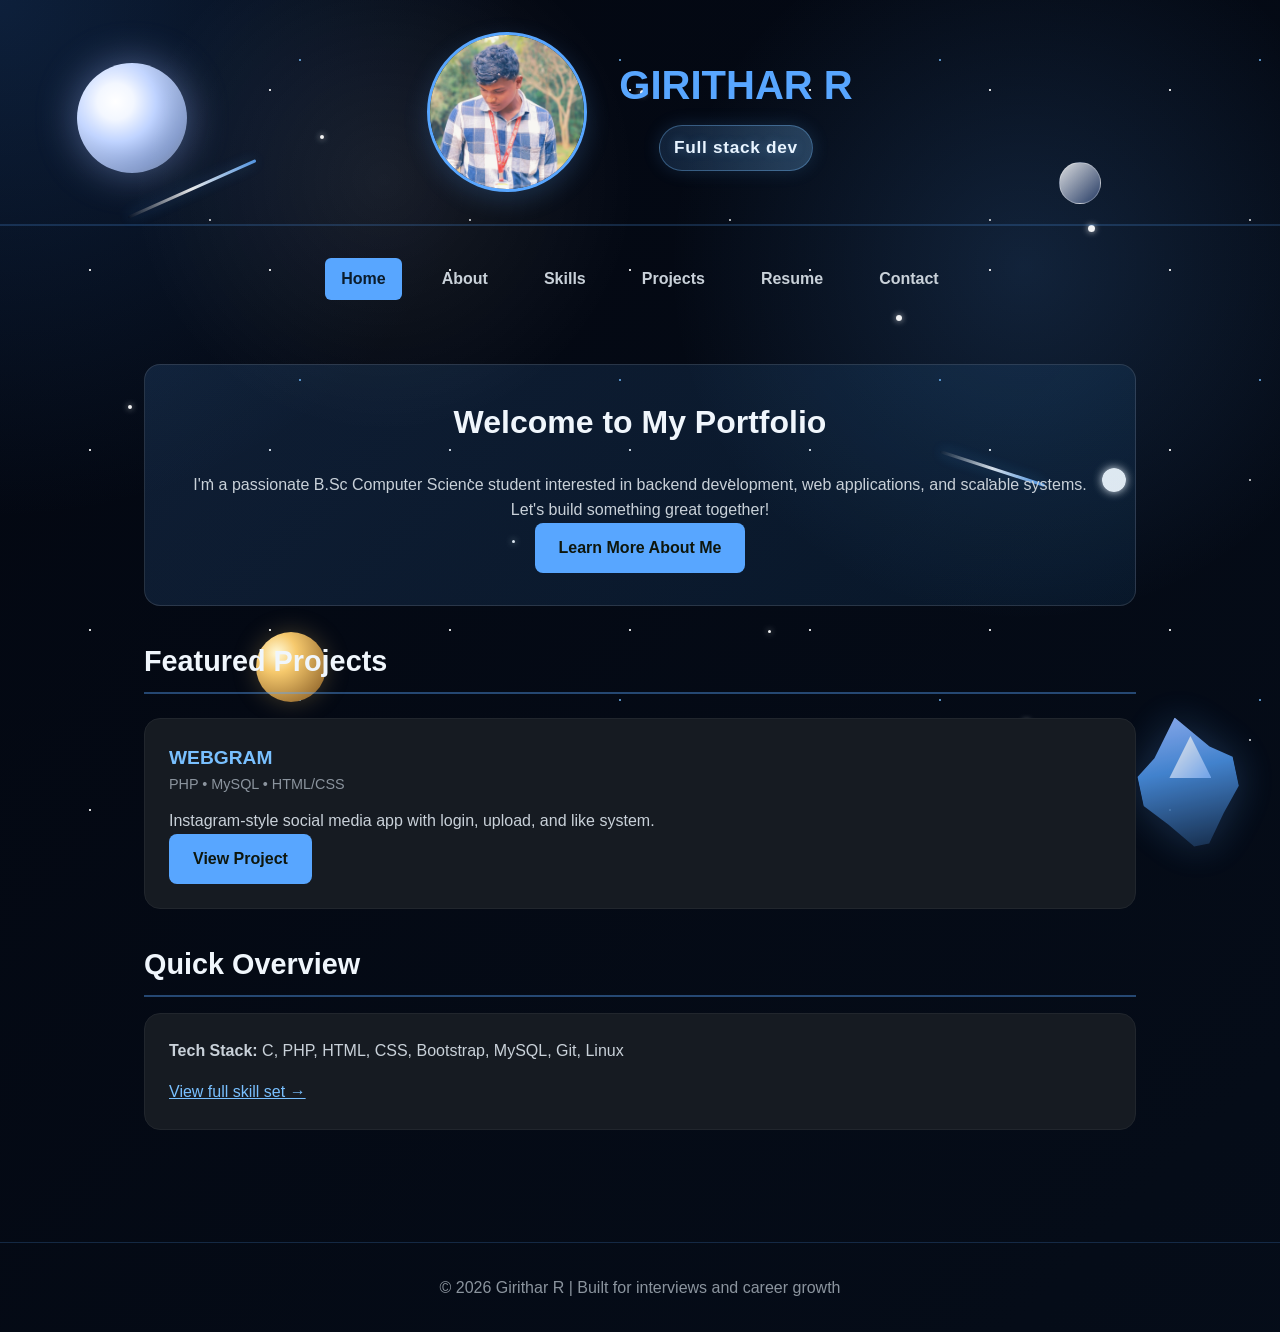
<file: index.html>
<!DOCTYPE html>
<html lang="en">
<head>
  <meta charset="UTF-8">
  <meta name="viewport" content="width=device-width, initial-scale=1.0">
  <title>Girithar R | Portfolio</title>
  <link rel="stylesheet" href="style.css">
</head>
<body>

<div class="background-animation">
  <div class="floating-shape shape1"></div>
  <div class="floating-shape shape2"></div>
  <div class="floating-shape shape3"></div>
  <div class="floating-shape shape4"></div>
  <div class="floating-shape shape5"></div>
  <div class="comet-trail one"></div>
  <div class="comet-trail two"></div>
  <div class="rocket-silhouette"></div>
  <div class="particle particle1"></div>
  <div class="particle particle2"></div>
  <div class="particle particle3"></div>
  <div class="particle particle4"></div>
  <div class="particle particle5"></div>
  <div class="particle particle6"></div>
  <div class="particle particle7"></div>
  <div class="particle particle8"></div>
</div>

<header class="site-header">
  <img src="images/WhatsApp Image 2026-03-26 at 2.25.52 PM.jpeg" alt="Girithar R" class="profile-photo-main">
  <div class="header-content">
    <h1>GIRITHAR R</h1>
    <p><b>Full stack developer | DevOps  | AI enthusiast</b></p>
  </div>
</header>

<nav>
  <a href="index.html" class="active">Home</a>
  <a href="about.html">About</a>
  <a href="skills.html">Skills</a>
  <a href="projects.html">Projects</a>
  <a href="resume.html">Resume</a>
  <a href="contacts.html">Contact</a>
</nav>

<div class="container">
  <section class="hero" id="home">
    <h2 id="welcome-title" class="interactive-welcome">Welcome to My Portfolio</h2>
    <p>I'm a passionate B.Sc Computer Science student interested in backend development, web applications, and scalable systems. Let's build something great together!</p>
    <a href="about.html" class="btn">Learn More About Me</a>
  </section>



  <section>
    <h2>Featured Projects</h2>
    <div class="project-grid">
      <div class="project-card">
        <h3>WEBGRAM</h3>
        <p class="project-meta">PHP • MySQL • HTML/CSS</p>
        <p>Instagram-style social media app with login, upload, and like system.</p>
        <a href="https://github.com/GiriThar09" target="_blank" class="btn">View Project</a>
      </div>
    </div>
  </section>

  <section>
    <h2>Quick Overview</h2>
    <div class="card">
      <p><strong>Tech Stack:</strong> C, PHP, HTML, CSS, Bootstrap, MySQL, Git, Linux</p>
      <p style="margin-top: 1rem;"><a href="skills.html" style="color: var(--accent);">View full skill set →</a></p>
    </div>
  </section>
</div>

<footer>
  <p>© 2026 Girithar R | Built for interviews and career growth</p>
</footer>

<script src="script.js?v=2"></script>
</body>
</html>
</file>
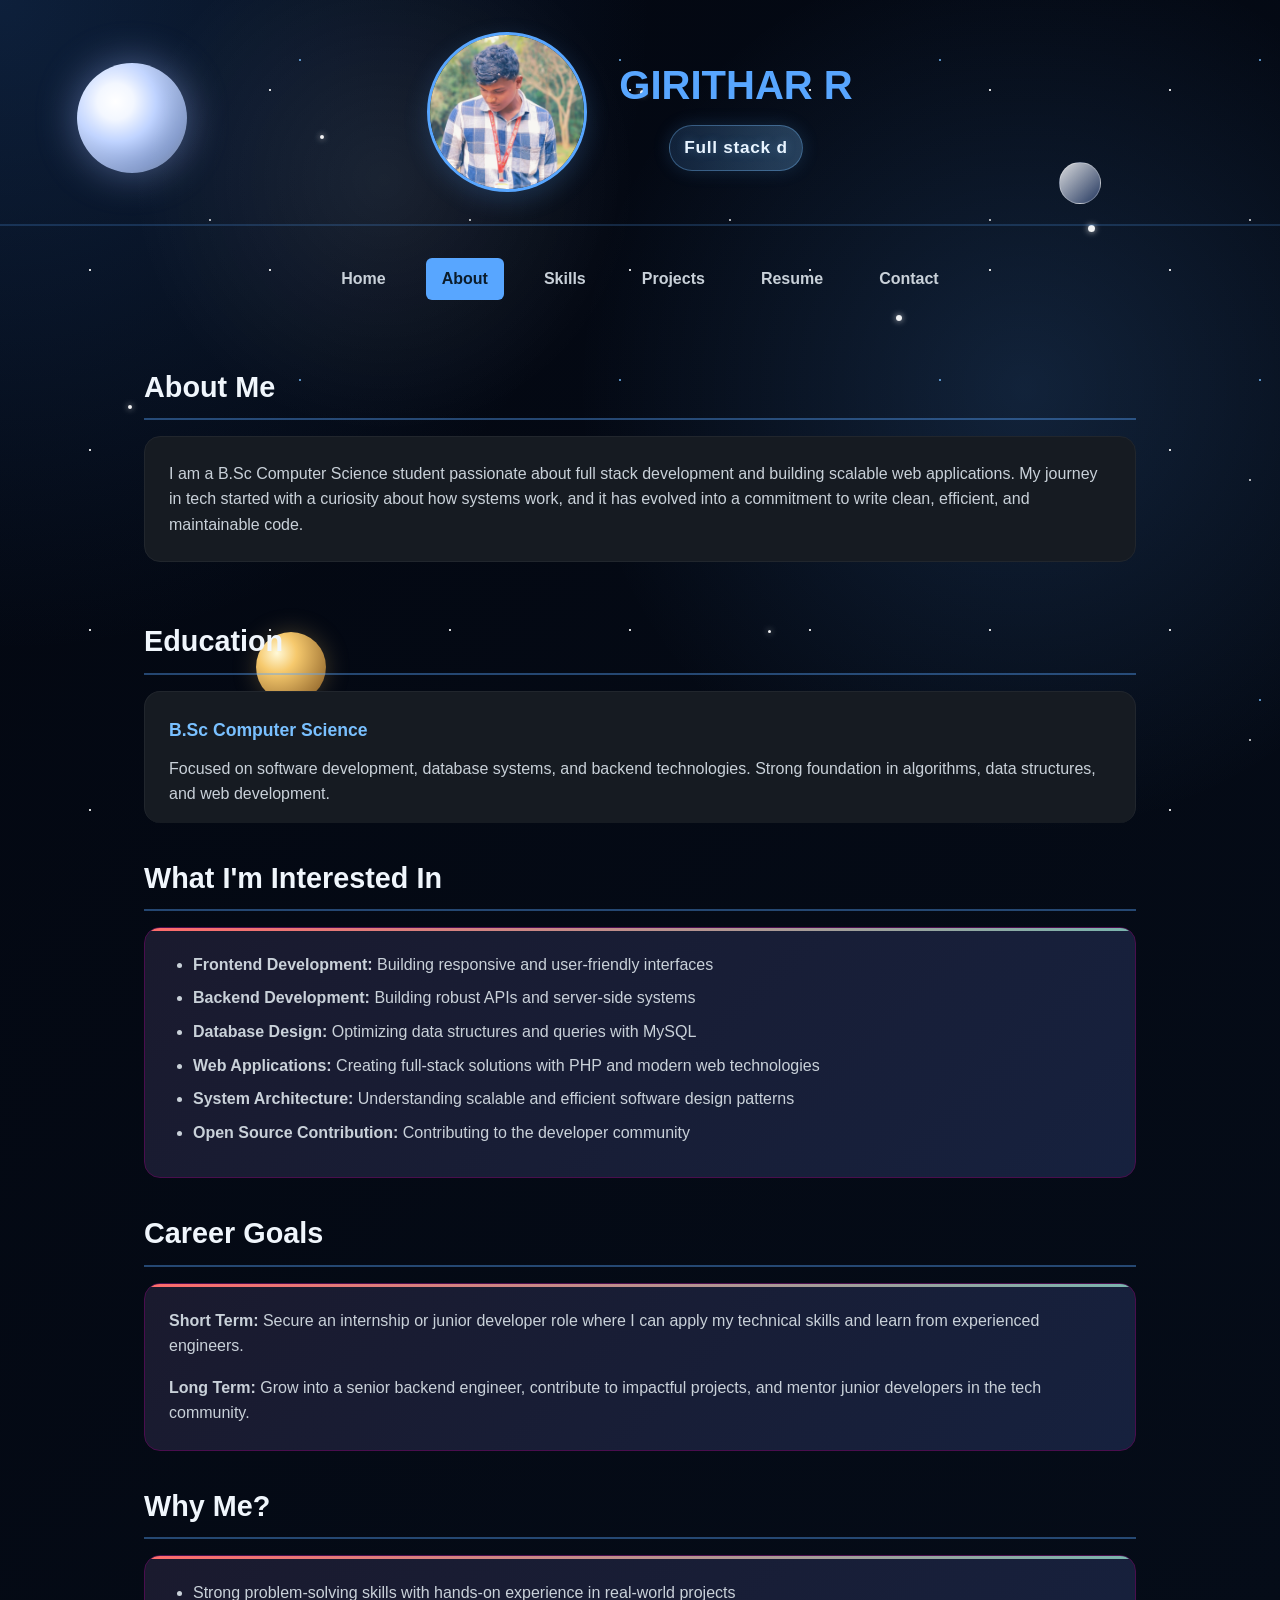
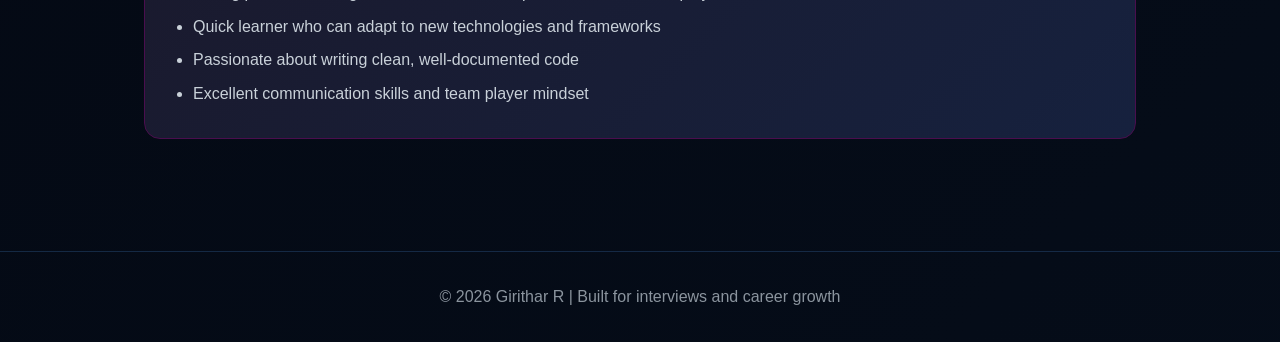
<file: about.html>
<!DOCTYPE html>
<html lang="en">
<head>
  <meta charset="UTF-8">
  <meta name="viewport" content="width=device-width, initial-scale=1.0">
  <title>Girithar R | About</title>
  <link rel="stylesheet" href="style.css">
</head>
<body>

<div class="background-animation">
  <div class="floating-shape shape1"></div>
  <div class="floating-shape shape2"></div>
  <div class="floating-shape shape3"></div>
  <div class="floating-shape shape4"></div>
  <div class="floating-shape shape5"></div>
  <div class="particle particle1"></div>
  <div class="particle particle2"></div>
  <div class="particle particle3"></div>
  <div class="particle particle4"></div>
  <div class="particle particle5"></div>
  <div class="particle particle6"></div>
  <div class="particle particle7"></div>
  <div class="particle particle8"></div>
</div>

<header class="site-header">
  <img src="images/WhatsApp Image 2026-03-26 at 2.25.52 PM.jpeg" alt="Girithar R" class="profile-photo-main">
  <div class="header-content">
    <h1>GIRITHAR R</h1>
    <p><b>Full stack developer | DevOps  | AI enthusiast</b></p>
  </div>
</header>

<nav>
  <a href="index.html">Home</a>
  <a href="about.html" class="active">About</a>
  <a href="skills.html">Skills</a>
  <a href="projects.html">Projects</a>
  <a href="resume.html">Resume</a>
  <a href="contacts.html">Contact</a>
</nav>

<div class="container">
  <section id="about">
    <h2>About Me</h2>
    <div  style="display: flex; flex-direction: column; align-items: flex-start; gap: 2rem; margin-bottom: 2rem;">
      <div  style="flex: 1; width: 100%;">
        <div class="experience-item card" style="background: #161b22; border: 1px solid #21262d; border-radius: 1rem; padding: 1.5rem; margin-bottom: 1.5rem; transition: transform 0.3s ease, box-shadow 0.3s ease; ">
          <p>I am a B.Sc Computer Science student passionate about full stack development and building scalable web applications. My journey in tech started with a curiosity about how systems work, and it has evolved into a commitment to write clean, efficient, and maintainable code.</p>
        </div>
      </div>
    </div>
  </section>

  <section>
    <h2>Education</h2>
    <div class="experience-item card">
      <div class="exp-title">B.Sc Computer Science</div>
      <div class="exp-meta"></div>
      <p class="exp-description">Focused on software development, database systems, and backend technologies. Strong foundation in algorithms, data structures, and web development.</p>
    </div>
  </section>

  <section>
    <h2>What I'm Interested In</h2>
    <div class="card ai-card">
      <ul>
        <li><strong>Frontend Development:</strong> Building responsive and user-friendly interfaces</li>
        <li><strong>Backend Development:</strong> Building robust APIs and server-side systems</li>
        <li><strong>Database Design:</strong> Optimizing data structures and queries with MySQL</li>
        <li><strong>Web Applications:</strong> Creating full-stack solutions with PHP and modern web technologies</li>
        <li><strong>System Architecture:</strong> Understanding scalable and efficient software design patterns</li>
        <li><strong>Open Source Contribution:</strong> Contributing to the developer community</li>
      </ul>
    </div>
  </section>

  <section>
    <h2>Career Goals</h2>
    <div class="card ai-card">
      <p><strong>Short Term:</strong> Secure an internship or junior developer role where I can apply my technical skills and learn from experienced engineers.</p>
      <p style="margin-top: 1rem;"><strong>Long Term:</strong> Grow into a senior backend engineer, contribute to impactful projects, and mentor junior developers in the tech community.</p>
    </div>
  </section>

  <section>
    <h2>Why Me?</h2>
    <div class="card ai-card">
      <ul>
        <li>Strong problem-solving skills with hands-on experience in real-world projects</li>
        <li>Quick learner who can adapt to new technologies and frameworks</li>
        <li>Passionate about writing clean, well-documented code</li>
        <li>Excellent communication skills and team player mindset</li>
      </ul>
    </div>
  </section>
</div>

<footer>
  <p>© 2026 Girithar R | Built for interviews and career growth</p>
</footer>

<script src="script.js?v=2"></script>
</body>
</html>
</file>
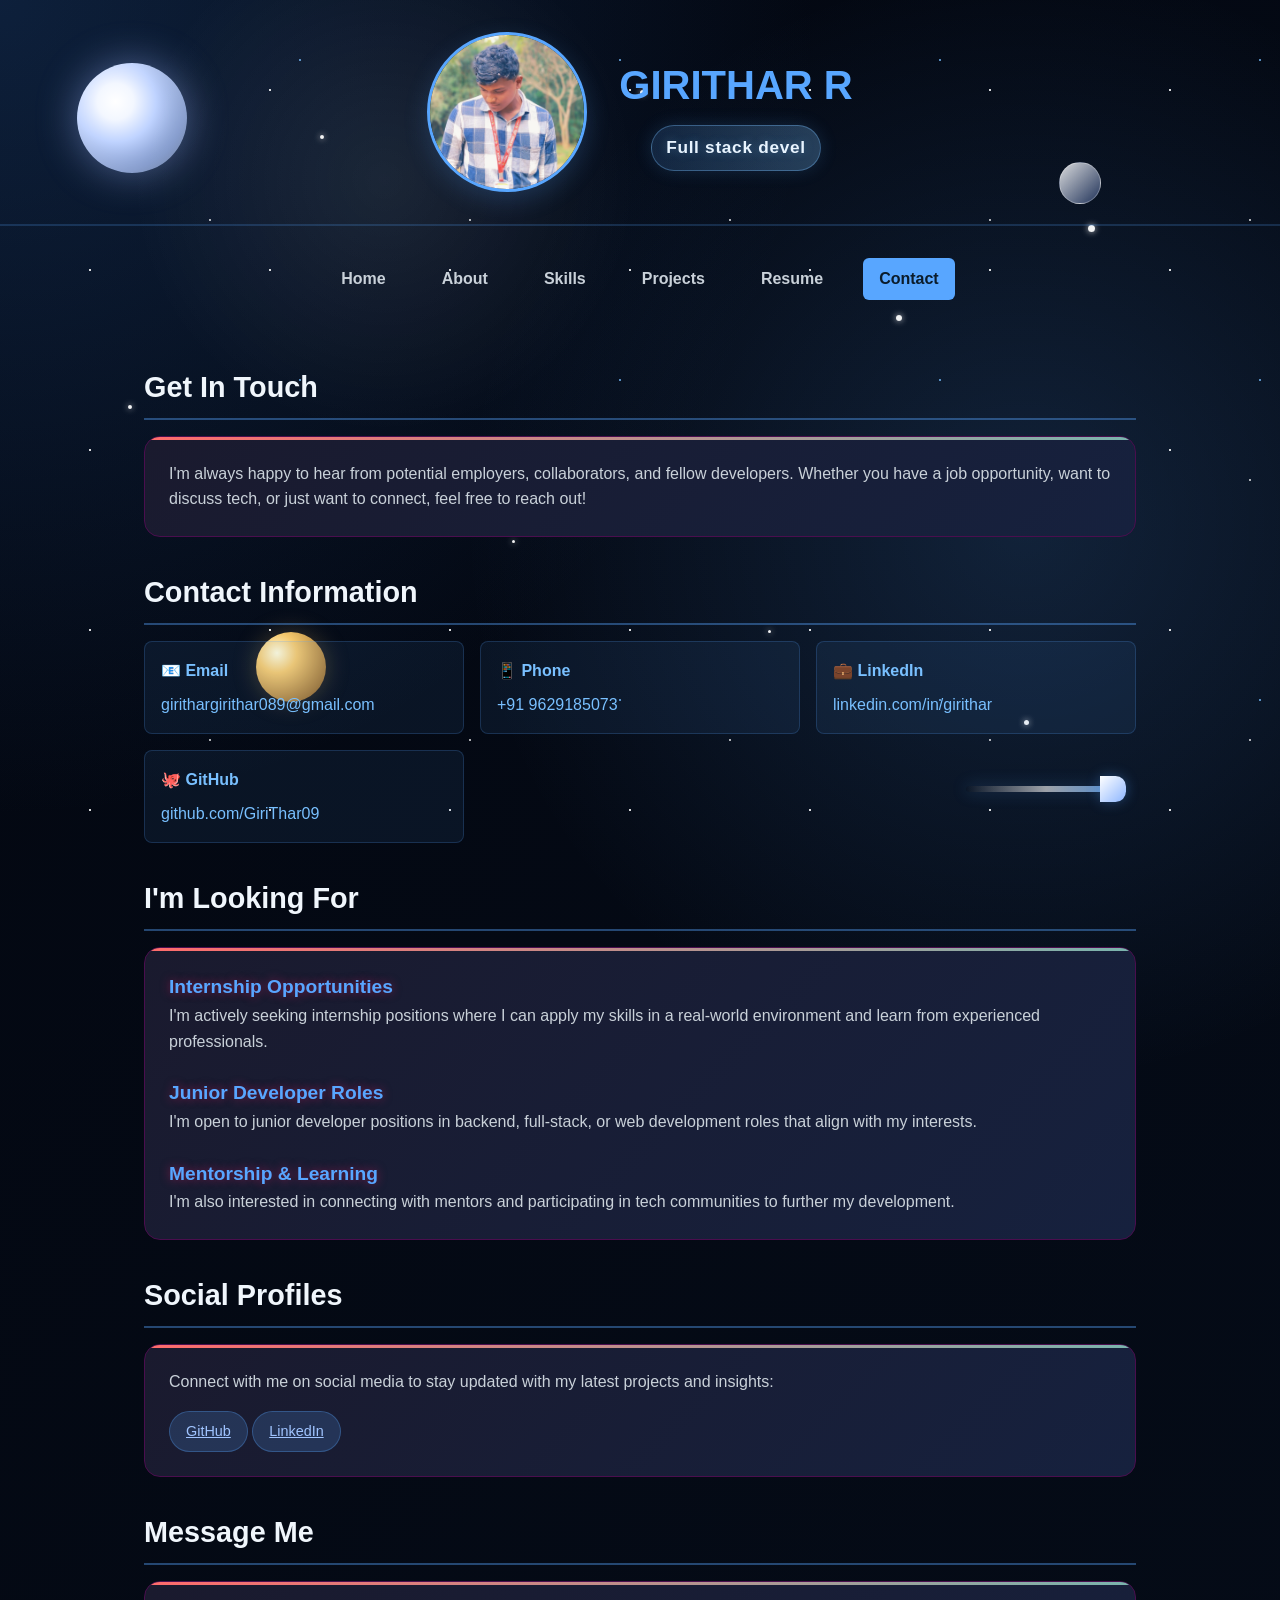
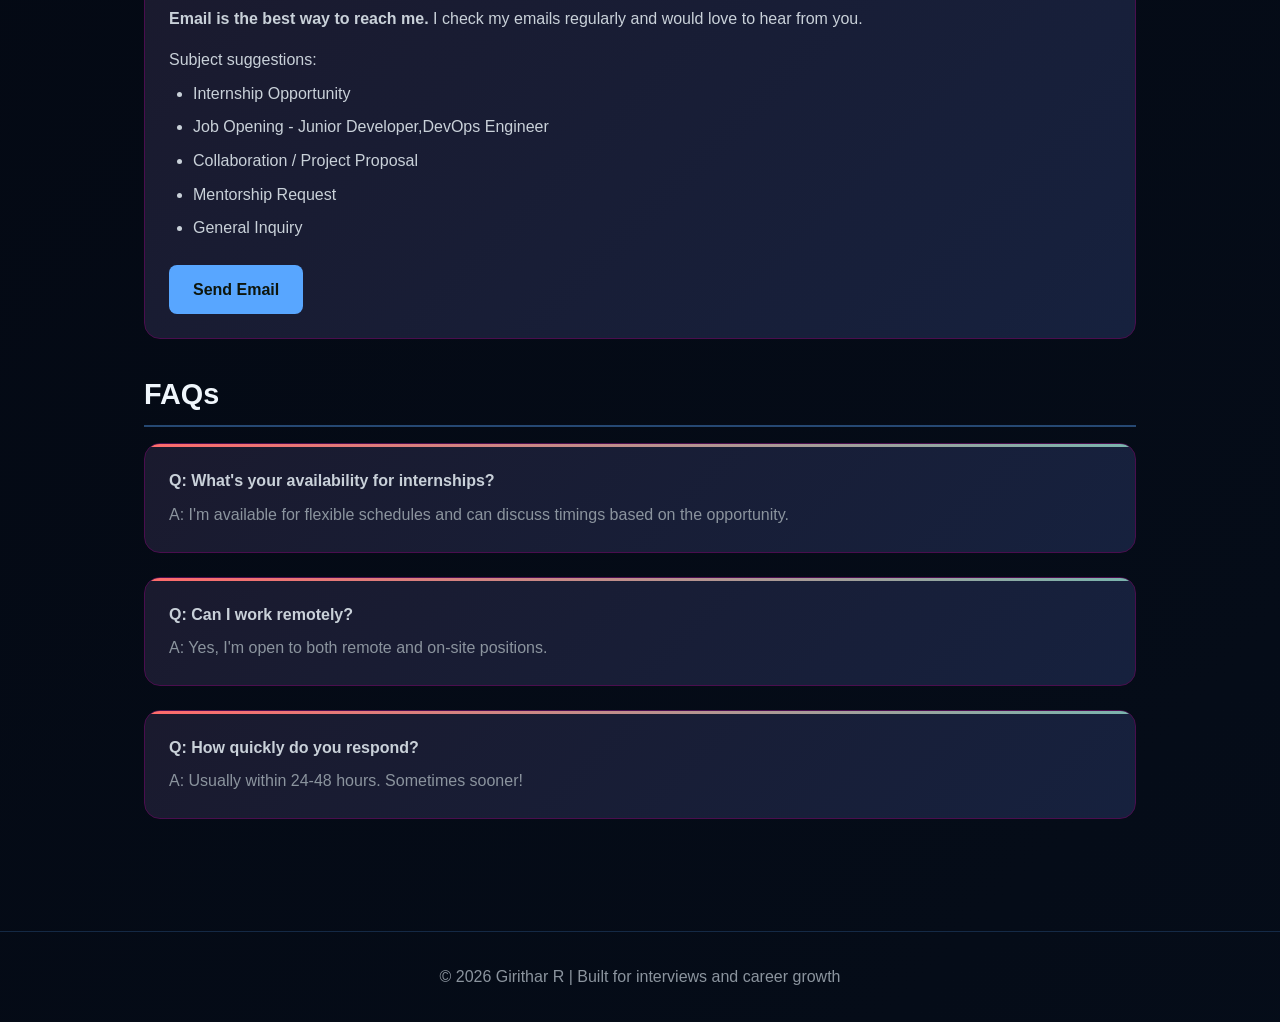
<file: contacts.html>
<!DOCTYPE html>
<html lang="en">
<head>
  <meta charset="UTF-8">
  <meta name="viewport" content="width=device-width, initial-scale=1.0">
  <title>Girithar R | Contact</title>
  <link rel="stylesheet" href="style.css">
</head>
<body>

<div class="background-animation">
  <div class="floating-shape shape1"></div>
  <div class="floating-shape shape2"></div>
  <div class="floating-shape shape3"></div>
  <div class="floating-shape shape4"></div>
  <div class="floating-shape shape5"></div>
  <div class="particle particle1"></div>
  <div class="particle particle2"></div>
  <div class="particle particle3"></div>
  <div class="particle particle4"></div>
  <div class="particle particle5"></div>
  <div class="particle particle6"></div>
  <div class="particle particle7"></div>
  <div class="particle particle8"></div>
</div>

<header class="site-header">
  <img src="images/WhatsApp Image 2026-03-26 at 2.25.52 PM.jpeg" alt="Girithar R" class="profile-photo-main">
  <div class="header-content">
    <h1>GIRITHAR R</h1>
    
   <p><b>Full stack developer | DevOps  | AI enthusiast</b></p>
  </div>
</header>


<nav>
  <a href="index.html">Home</a>
  <a href="about.html">About</a>
  <a href="skills.html">Skills</a>
  <a href="projects.html">Projects</a>
  <a href="resume.html">Resume</a>
  <a href="contacts.html" class="active">Contact</a>
</nav>

<div class="container">
  <section id="contact">
    <h2>Get In Touch</h2>
    <div class="card ai-card">
      <p>I'm always happy to hear from potential employers, collaborators, and fellow developers. Whether you have a job opportunity, want to discuss tech, or just want to connect, feel free to reach out!</p>
    </div>
  </section>

  <section>
    <h2>Contact Information</h2>
    <div class="contact-grid">
      <div class="contact-item ai-chipc">
        <strong>📧 Email</strong>
        <p><a href="mailto:girithargirithar089@gmail.com">girithargirithar089@gmail.com</a></p>
      </div>
      <div class="contact-item ai-chipc">
        <strong>📱 Phone</strong>
        <p><a href="tel:+919629185073">+91 9629185073</a></p>
      </div>
      <div class="contact-item ai-chipc">
        <strong>💼 LinkedIn</strong>
        <p><a href="https://www.linkedin.com/in/girithar-r-85166a236/" target="_blank">linkedin.com/in/girithar</a></p>
      </div>
      <div  class="contact-item ai-chipc">
        <strong>🐙 GitHub</strong>
        <p><a href="https://github.com/GiriThar09" target="_blank">github.com/GiriThar09</a></p>
      </div>
    </div>
  </section>

  <section>
    <h2>I'm Looking For</h2>
    <div class="card ai-card">
      <div style="margin-bottom: 1.5rem;">
        <h3 style="margin-top: 0; color: var(--primary);">Internship Opportunities</h3>
        <p>I'm actively seeking internship positions where I can apply my skills in a real-world environment and learn from experienced professionals.</p>
      </div>
      
      <div style="margin-bottom: 1.5rem;">
        <h3 style="color: var(--primary);">Junior Developer Roles</h3>
        <p>I'm open to junior developer positions in backend, full-stack, or web development roles that align with my interests.</p>
      </div>
      
      <div>
        <h3 style="color: var(--primary);">Mentorship & Learning</h3>
        <p>I'm also interested in connecting with mentors and participating in tech communities to further my development.</p>
      </div>
    </div>
  </section>

  <section>
    <h2>Social Profiles</h2>
    <div class="card ai-card">
      <p style="margin-bottom: 1rem;">Connect with me on social media to stay updated with my latest projects and insights:</p>
      <div class="social-chips">
        <a href="https://github.com/GiriThar09" target="_blank" class="skill-chip ai-chip">GitHub</a>
        <a href="https://www.linkedin.com/in/girithar-r-85166a236/" target="_blank" class="skill-chip ai-chip">LinkedIn</a>
      </div>
    </div>
  </section>

  <section>
    <h2>Message Me</h2>
    <div class="card ai-card">
      <p><strong>Email is the best way to reach me.</strong> I check my emails regularly and would love to hear from you.</p>
      <p style="margin-top: 1rem;">Subject suggestions:</p>
      <ul style="margin-top: 0.5rem;">
        <li>Internship Opportunity</li>
        <li>Job Opening - Junior Developer,DevOps Engineer</li>
        <li>Collaboration / Project Proposal</li>
        <li>Mentorship Request</li>
        <li>General Inquiry</li>
      </ul>
      <a href="mailto:girithargirithar089@gmail.com" class="btn" style="margin-top: 1rem;">Send Email</a>
    </div>
  </section>

  <section>
    <h2>FAQs</h2>
    <div class="card ai-card">
      <p><strong>Q: What's your availability for internships?</strong></p>
      <p style="margin-top: 0.5rem; color: var(--muted);">A: I'm available for flexible schedules and can discuss timings based on the opportunity.</p>
    </div>
    
    <div class="card ai-card">
      <p><strong>Q: Can I work remotely?</strong></p>
      <p style="margin-top: 0.5rem; color: var(--muted);">A: Yes, I'm open to both remote and on-site positions.</p>
    </div>
    
    <div class="card ai-card">
      <p><strong>Q: How quickly do you respond?</strong></p>
      <p style="margin-top: 0.5rem; color: var(--muted);">A: Usually within 24-48 hours. Sometimes sooner!</p>
    </div>
  </section>
</div>

<footer>
  <p>© 2026 Girithar R | Built for interviews and career growth</p>
</footer>

<script src="script.js?v=2"></script>
</body>
</html>
</file>
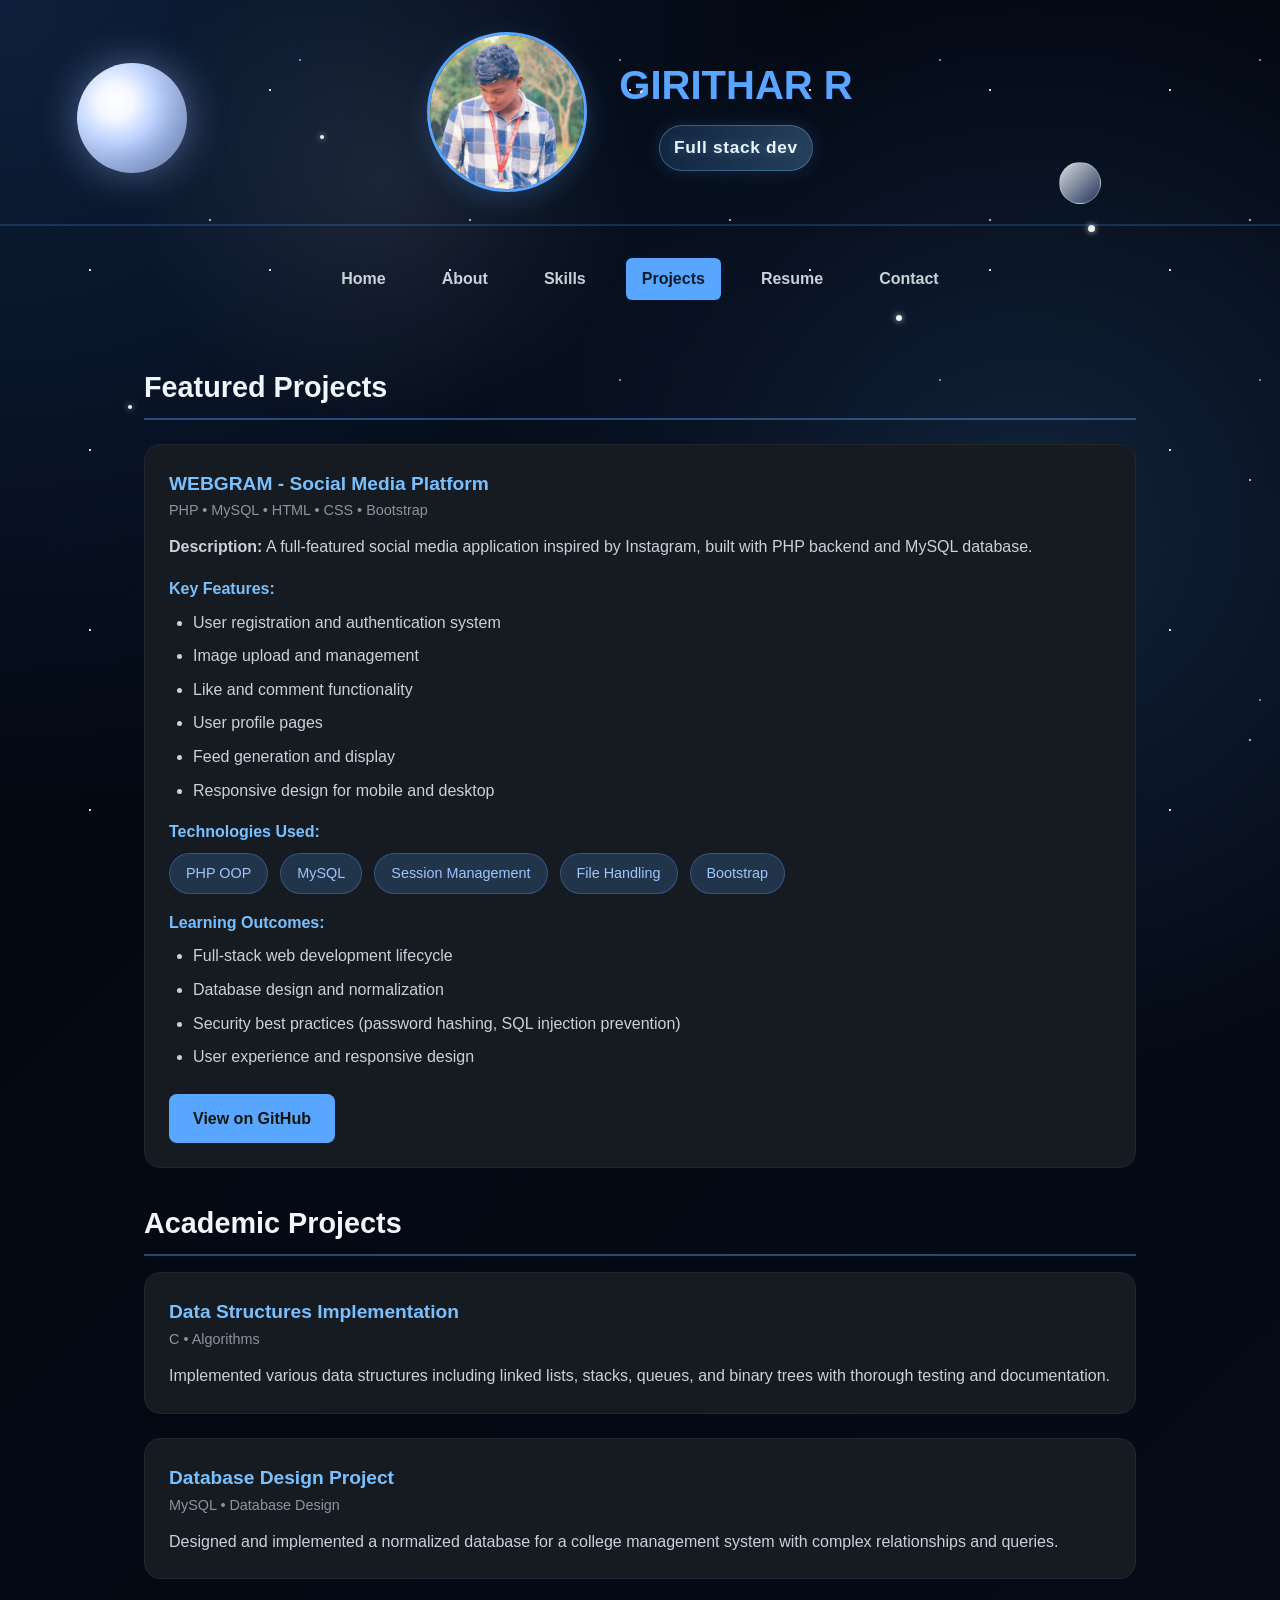
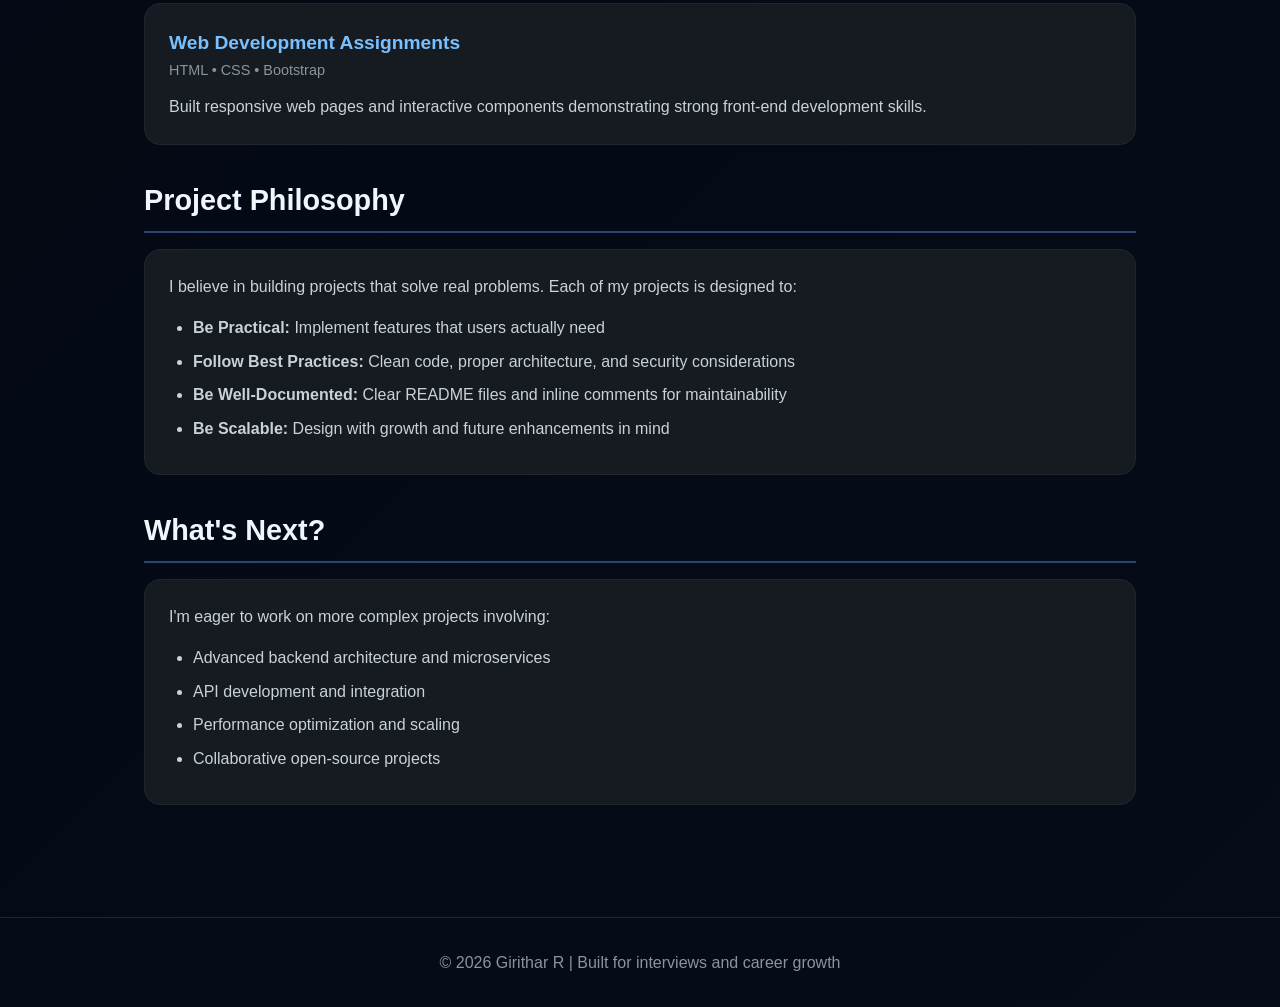
<file: projects.html>
<!DOCTYPE html>
<html lang="en">
<head>
  <meta charset="UTF-8">
  <meta name="viewport" content="width=device-width, initial-scale=1.0">
  <title>Girithar R | Projects</title>
  <link rel="stylesheet" href="style.css">
</head>
<body>

<div class="background-animation">
  <div class="floating-shape shape1"></div>
  <div class="floating-shape shape2"></div>
  <div class="floating-shape shape3"></div>
  <div class="floating-shape shape4"></div>
  <div class="floating-shape shape5"></div>
  <div class="particle particle1"></div>
  <div class="particle particle2"></div>
  <div class="particle particle3"></div>
  <div class="particle particle4"></div>
  <div class="particle particle5"></div>
  <div class="particle particle6"></div>
  <div class="particle particle7"></div>
  <div class="particle particle8"></div>
</div>

<header class="site-header">
  <img src="images/WhatsApp Image 2026-03-26 at 2.25.52 PM.jpeg" alt="Girithar R" class="profile-photo-main">
  <div class="header-content">
    <h1>GIRITHAR R</h1>
    <p><b>Full stack developer | DevOps  | AI enthusiast</b></p>
  </div>
</header>


<nav>
  <a href="index.html">Home</a>
  <a href="about.html">About</a>
  <a href="skills.html">Skills</a>
  <a href="projects.html" class="active">Projects</a>
  <a href="resume.html">Resume</a>
  <a href="contacts.html">Contact</a>
</nav>

<div class="container">
  <section id="projects">
    <h2>Featured Projects</h2>
    
    <div class="project-grid">
      <div class="project-card">
        <h3>WEBGRAM - Social Media Platform</h3>
        <p class="project-meta">PHP • MySQL • HTML • CSS • Bootstrap</p>
        <p><strong>Description:</strong> A full-featured social media application inspired by Instagram, built with PHP backend and MySQL database.</p>
        
        <h4 style="margin-top: 1rem; color: var(--accent);">Key Features:</h4>
        <ul style="margin-top: 0.5rem;">
          <li>User registration and authentication system</li>
          <li>Image upload and management</li>
          <li>Like and comment functionality</li>
          <li>User profile pages</li>
          <li>Feed generation and display</li>
          <li>Responsive design for mobile and desktop</li>
        </ul>
        
        <h4 style="margin-top: 1rem; color: var(--accent);">Technologies Used:</h4>
        <div class="skills" style="margin-top: 0.5rem;">
          <span class="skill-chip ai-chip">PHP OOP</span>
          <span class="skill-chip ai-chip">MySQL</span>
          <span class="skill-chip ai-chip">Session Management</span>
          <span class="skill-chip ai-chip">File Handling</span>
          <span class="skill-chip ai-chip">Bootstrap</span>
        </div>
        
        <h4 style="margin-top: 1rem; color: var(--accent);">Learning Outcomes:</h4>
        <ul style="margin-top: 0.5rem;">
          <li>Full-stack web development lifecycle</li>
          <li>Database design and normalization</li>
          <li>Security best practices (password hashing, SQL injection prevention)</li>
          <li>User experience and responsive design</li>
        </ul>
        
        <div style="margin-top: 1.5rem;">
          <a href="https://github.com/GiriThar09" target="_blank" class="btn">View on GitHub</a>
        </div>
      </div>
    </div>
  </section>

  <section>
    <h2>Academic Projects</h2>
    
    <div class="project-card card">
      <h3>Data Structures Implementation</h3>
      <p class="project-meta">C • Algorithms</p>
      <p>Implemented various data structures including linked lists, stacks, queues, and binary trees with thorough testing and documentation.</p>
    </div>

    <div class="project-card card">
      <h3>Database Design Project</h3>
      <p class="project-meta">MySQL • Database Design</p>
      <p>Designed and implemented a normalized database for a college management system with complex relationships and queries.</p>
    </div>

    <div class="project-card card">
      <h3>Web Development Assignments</h3>
      <p class="project-meta">HTML • CSS • Bootstrap</p>
      <p>Built responsive web pages and interactive components demonstrating strong front-end development skills.</p>
    </div>
  </section>

  <section>
    <h2>Project Philosophy</h2>
    <div class="card">
      <p>I believe in building projects that solve real problems. Each of my projects is designed to:</p>
      <ul style="margin-top: 1rem;">
        <li><strong>Be Practical:</strong> Implement features that users actually need</li>
        <li><strong>Follow Best Practices:</strong> Clean code, proper architecture, and security considerations</li>
        <li><strong>Be Well-Documented:</strong> Clear README files and inline comments for maintainability</li>
        <li><strong>Be Scalable:</strong> Design with growth and future enhancements in mind</li>
      </ul>
    </div>
  </section>

  <section>
    <h2>What's Next?</h2>
    <div class="card">
      <p>I'm eager to work on more complex projects involving:</p>
      <ul style="margin-top: 1rem;">
        <li>Advanced backend architecture and microservices</li>
        <li>API development and integration</li>
        <li>Performance optimization and scaling</li>
        <li>Collaborative open-source projects</li>
      </ul>
    </div>
  </section>
</div>

<footer>
  <p>© 2026 Girithar R | Built for interviews and career growth</p>
</footer>

<script src="script.js?v=2"></script>
</body>
</html>
</file>
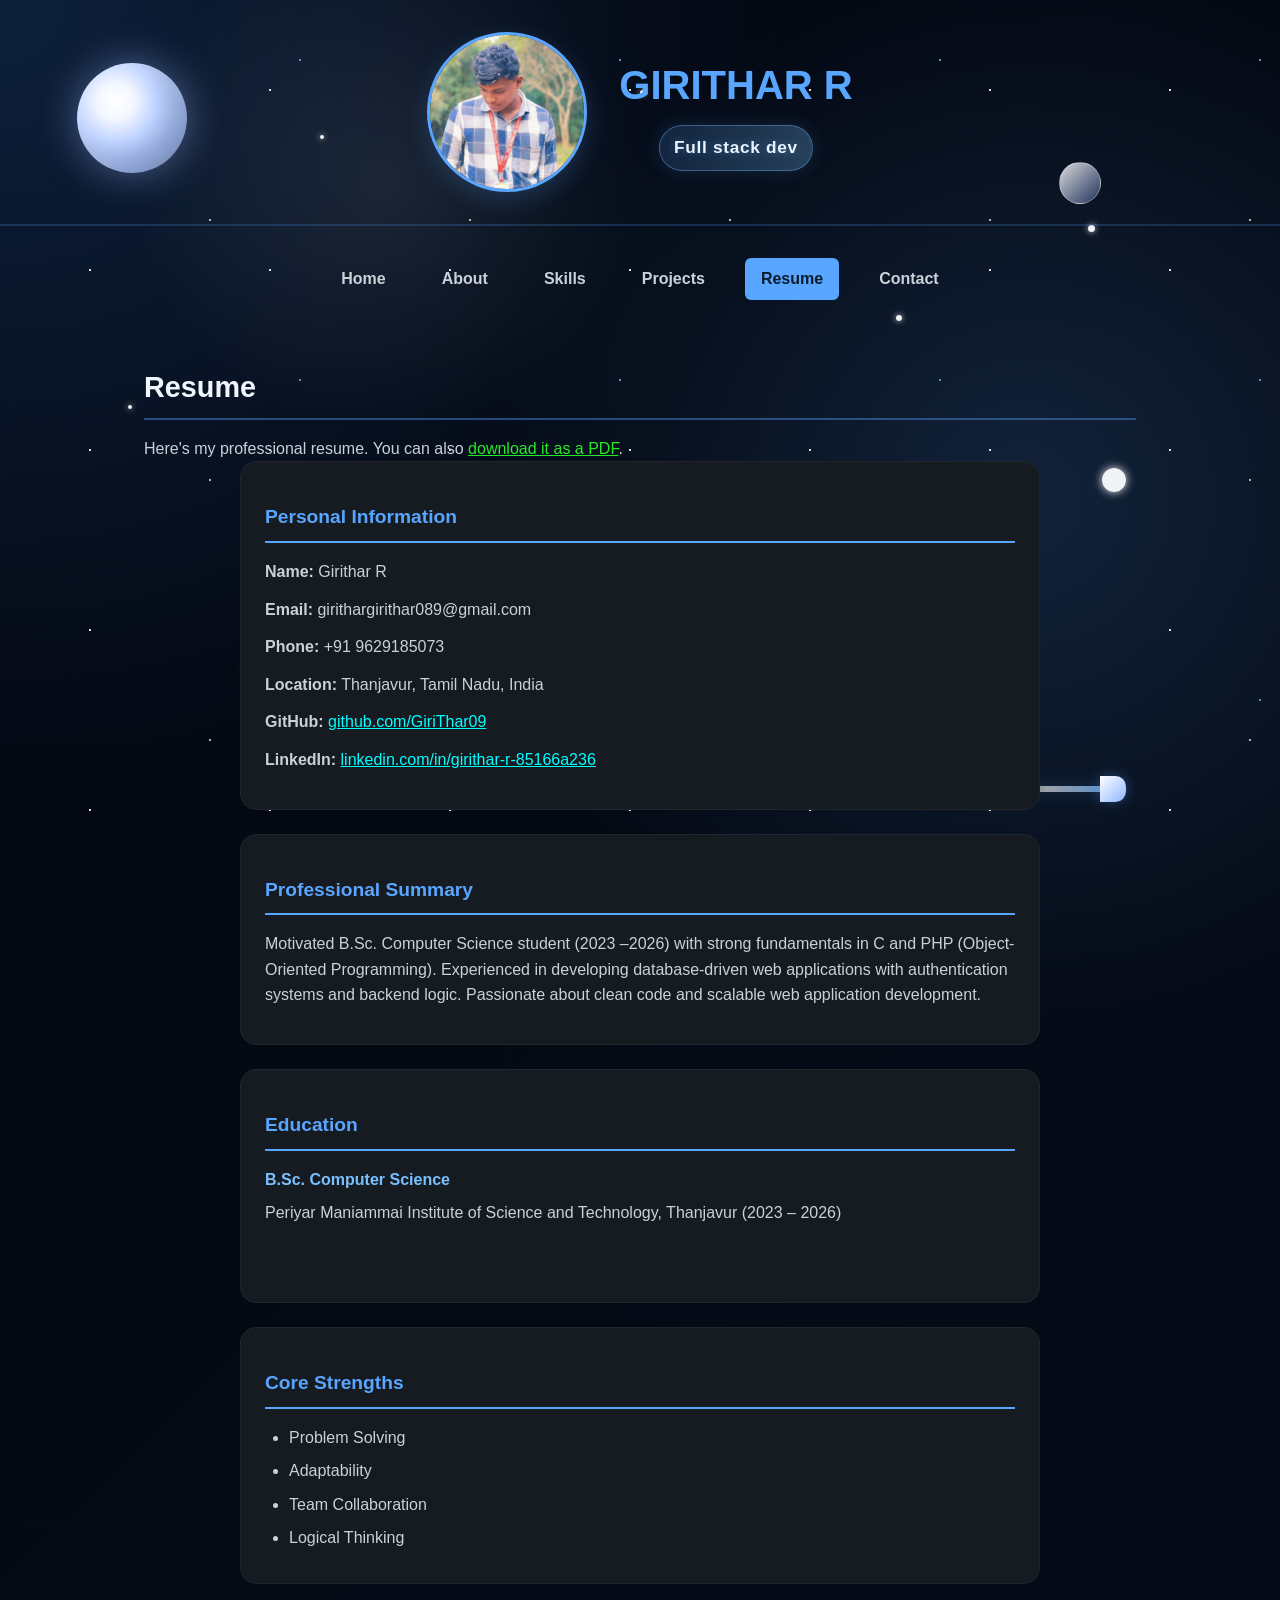
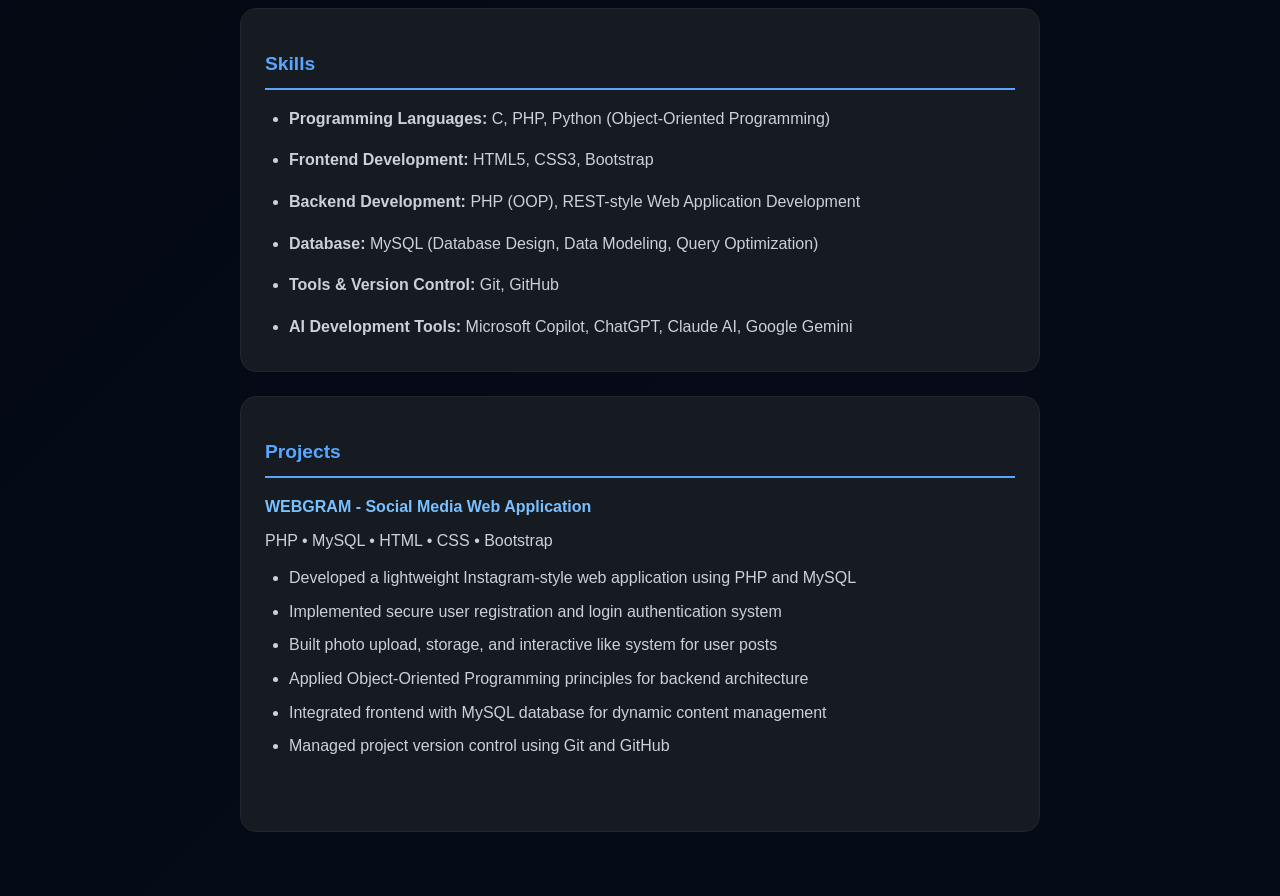
<file: resume.html>
<!DOCTYPE html>
<html lang="en">
<head>
  <meta charset="UTF-8">
  <meta name="viewport" content="width=device-width, initial-scale=1.0">
  <title>Girithar R | Resume</title>
  <link rel="stylesheet" href="style.css">
</head>
<body>

<div class="background-animation">
  <div class="floating-shape shape1"></div>
  <div class="floating-shape shape2"></div>
  <div class="floating-shape shape3"></div>
  <div class="floating-shape shape4"></div>
  <div class="floating-shape shape5"></div>
  <div class="particle particle1"></div>
  <div class="particle particle2"></div>
  <div class="particle particle3"></div>
  <div class="particle particle4"></div>
  <div class="particle particle5"></div>
  <div class="particle particle6"></div>
  <div class="particle particle7"></div>
  <div class="particle particle8"></div>
</div>
<header class="site-header">
  <img src="images/WhatsApp Image 2026-03-26 at 2.25.52 PM.jpeg" alt="Girithar R" class="profile-photo-main">
  <div class="header-content">
    <h1>GIRITHAR R</h1>
    <p><b>Full stack developer | DevOps  | AI enthusiast</b></p>
  </div>
</header>


<nav>
  <a href="index.html">Home</a>
  <a href="about.html">About</a>
  <a href="skills.html">Skills</a>
  <a href="projects.html">Projects</a>
  <a href="resume.html" class="active">Resume</a>
  <a href="contacts.html">Contact</a>
</nav>

<div class="container">
  <section id="resume">
    <h2>Resume</h2>
    <p>Here's my professional resume. You can also <a href="girithar_cv.docx" download style="color: rgb(41, 234, 41);">download it as a PDF</a>.</p>
    
    <div class="resume-content">
      <div class="resume-section">
        <h3>Personal Information</h3>
        <p><strong>Name:</strong> Girithar R</p>
        <p><strong>Email:</strong> girithargirithar089@gmail.com</p>
        <p><strong>Phone:</strong> +91 9629185073</p>
        <p><strong>Location:</strong> Thanjavur, Tamil Nadu, India</p>
        <p><strong>GitHub:</strong> <a href="https://github.com/GiriThar09" target="_blank" style="color: aqua;">github.com/GiriThar09</a></p>
        <p><strong>LinkedIn:</strong> <a href="https://linkedin.com/in/girithar-r-85166a236" target="_blank" style="color: aqua;">linkedin.com/in/girithar-r-85166a236</a></p>
      </div>
      
      <div class="resume-section">
        <h3>Professional Summary</h3>
        <p>Motivated B.Sc. Computer Science student (2023 –2026) with strong fundamentals in C and PHP (Object-Oriented Programming). Experienced in developing database-driven web applications with authentication systems and backend logic. Passionate about clean code and scalable web application development.</p>
      </div>
      
      <div class="resume-section">
        <h3>Education</h3>
        <div class="education-item">
          <h4>B.Sc. Computer Science</h4>
          <p>Periyar Maniammai Institute of Science and Technology, Thanjavur (2023 – 2026)</p>
        </div>
      </div>
      
      <div class="resume-section">
        <h3>Core Strengths</h3>
        <ul>
          <li>Problem Solving</li>
          <li>Adaptability</li>
          <li>Team Collaboration</li>
          <li>Logical Thinking</li>
        </ul>
      </div>
      
      <div class="resume-section">
        <h3>Skills</h3>
        <ul class="skills-list">
          <li><strong>Programming Languages:</strong> C, PHP, Python (Object-Oriented Programming)</li>
          <li><strong>Frontend Development:</strong> HTML5, CSS3, Bootstrap</li>
          <li><strong>Backend Development:</strong> PHP (OOP), REST-style Web Application Development</li>
          <li><strong>Database:</strong> MySQL (Database Design, Data Modeling, Query Optimization)</li>
          <li><strong>Tools & Version Control:</strong> Git, GitHub</li>
          <li><strong>AI Development Tools:</strong> Microsoft Copilot, ChatGPT, Claude AI, Google Gemini</li>
        </ul>
      </div>
      
      <div class="resume-section">
        <h3>Projects</h3>
        <div class="project-item">
          <h4>WEBGRAM - Social Media Web Application</h4>
          <p>PHP • MySQL • HTML • CSS • Bootstrap</p>
          <ul>
            <li>Developed a lightweight Instagram-style web application using PHP and MySQL</li>
            <li>Implemented secure user registration and login authentication system</li>
            <li>Built photo upload, storage, and interactive like system for user posts</li>
            <li>Applied Object-Oriented Programming principles for backend architecture</li>
            <li>Integrated frontend with MySQL database for dynamic content management</li>
            <li>Managed project version control using Git and GitHub</li>
          </ul>
        </div>
        <!-- Add more projects -->
      </div>
      
    </div>
  </section>
</div>

<script src="script.js?v=2"></script>
</body>
</html>
</file>
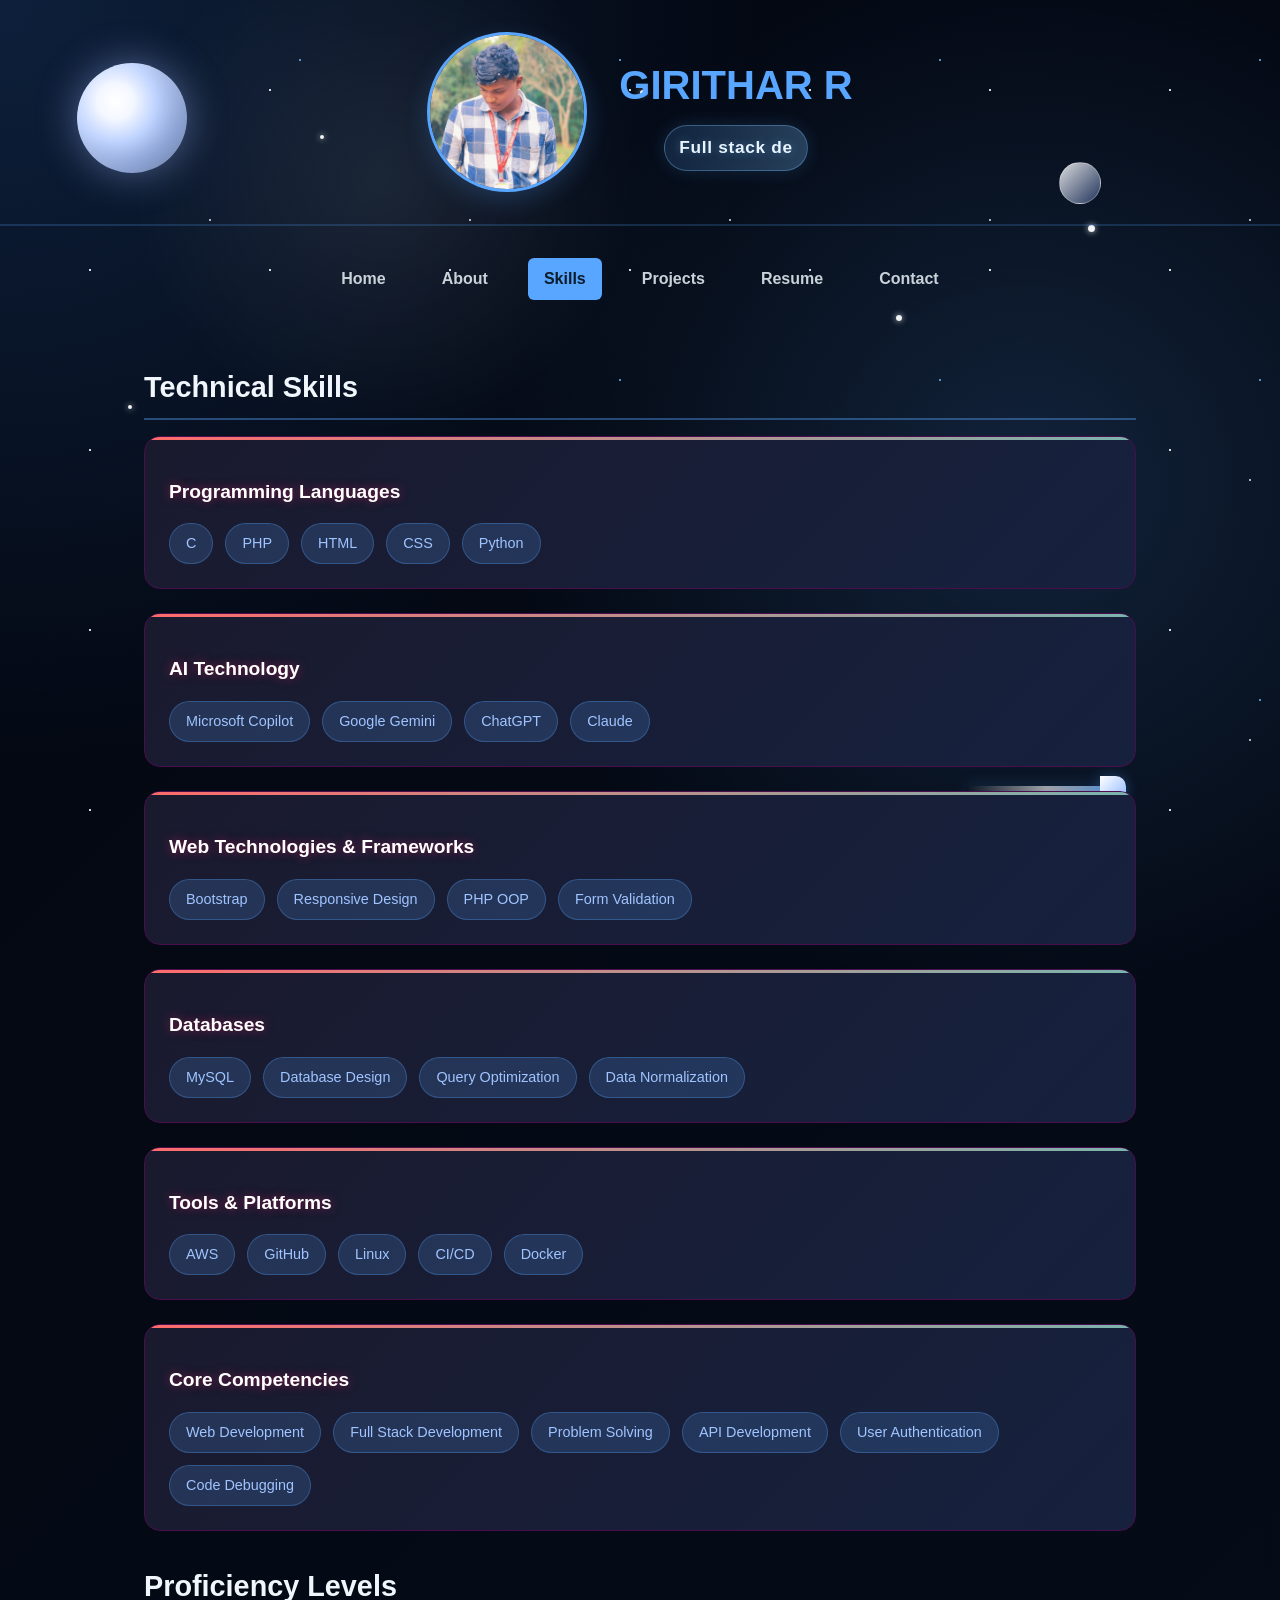
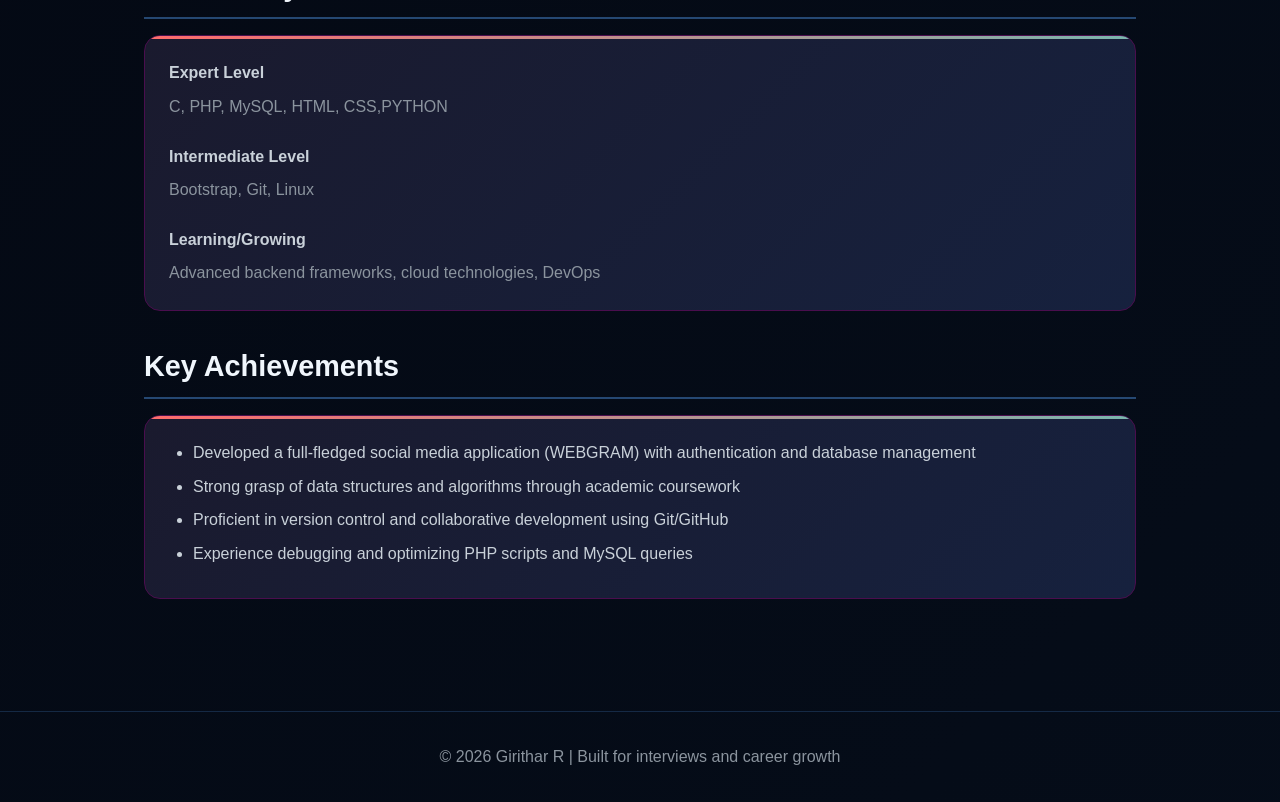
<file: skills.html>
<!DOCTYPE html>
<html lang="en">
<head>
  <meta charset="UTF-8">
  <meta name="viewport" content="width=device-width, initial-scale=1.0">
  <title>Girithar R | Skills</title>
  <link rel="stylesheet" href="style.css">
</head>
<body>

<div class="background-animation">
  <div class="floating-shape shape1"></div>
  <div class="floating-shape shape2"></div>
  <div class="floating-shape shape3"></div>
  <div class="floating-shape shape4"></div>
  <div class="floating-shape shape5"></div>
  <div class="particle particle1"></div>
  <div class="particle particle2"></div>
  <div class="particle particle3"></div>
  <div class="particle particle4"></div>
  <div class="particle particle5"></div>
  <div class="particle particle6"></div>
  <div class="particle particle7"></div>
  <div class="particle particle8"></div>
</div>

<header class="site-header">
  <img src="images/WhatsApp Image 2026-03-26 at 2.25.52 PM.jpeg" alt="Girithar R" class="profile-photo-main">
  <div class="header-content">
    <h1>GIRITHAR R</h1>
    <p><b>Full stack developer |  DevOps  |  AI enthusiast</b></p>
  </div>
</header>

<nav>
  <a href="index.html">Home</a>
  <a href="about.html">About</a>
  <a href="skills.html" class="active">Skills</a>
  <a href="projects.html">Projects</a>
  <a href="resume.html">Resume</a>
  <a href="contacts.html">Contact</a>
</nav>

<div class="container">
  <section id="skills">
    <h2>Technical Skills</h2>
    
    <div class="card ai-card">
      <h3 style="color: #ffffff;">Programming Languages</h3>
      <div class="skills">
        <span class="skill-chip ai-chip">C</span>
        <span class="skill-chip ai-chip">PHP</span>
        <span class="skill-chip ai-chip">HTML</span>
        <span class="skill-chip ai-chip">CSS</span>
        <span class="skill-chip ai-chip">Python</span>
        
      </div>
    </div>

    <div class="card ai-card">
      <h3 style="color: #ffffff;">AI Technology</h3>
      <div class="skills">
        <span class="skill-chip ai-chip">Microsoft Copilot</span>
        <span class="skill-chip ai-chip">Google Gemini</span>
        <span class="skill-chip ai-chip">ChatGPT</span>
        <span class="skill-chip ai-chip">Claude</span> 
      </div>
    </div>

    <div class="card ai-card">
      <h3 style="color: #ffffff;">Web Technologies & Frameworks</h3>
      <div class="skills">
        <span class="skill-chip ai-chip">Bootstrap</span>
        <span class="skill-chip ai-chip">Responsive Design</span>
        <span class="skill-chip ai-chip">PHP OOP</span>
        <span class="skill-chip ai-chip">Form Validation</span>
      
      </div>
    </div>

    <div class="card ai-card">
      <h3 style="color: #ffffff;">Databases</h3>
      <div class="skills">
        <span class="skill-chip ai-chip">MySQL</span>
        <span class="skill-chip ai-chip">Database Design</span>
        <span class="skill-chip ai-chip">Query Optimization</span>
        <span class="skill-chip ai-chip">Data Normalization</span>
      </div>
    </div>

    <div class="card ai-card">
      <h3 style="color: #ffffff;">Tools & Platforms</h3>
      <div class="skills">
        <span class="skill-chip ai-chip">AWS</span>
        <span class="skill-chip ai-chip">GitHub</span>
        <span class="skill-chip ai-chip">Linux</span>
        <span class="skill-chip ai-chip">CI/CD</span>
        <span class="skill-chip ai-chip">Docker</span>
     
      </div>
    </div>

    <div class="card ai-card">
      <h3 style="color: #ffffff;">Core Competencies</h3>
      <div class="skills">  
        <span class="skill-chip ai-chip">Web Development</span>
        <span class="skill-chip ai-chip">Full Stack Development</span>
        <span class="skill-chip ai-chip">Problem Solving</span>
        <span class="skill-chip ai-chip">API Development</span>
        <span class="skill-chip ai-chip">User Authentication</span>
        <span class="skill-chip ai-chip">Code Debugging</span>
      </div>
    </div>
  </section>

  <section>
    <h2>Proficiency Levels</h2>
    
    <div class="card ai-card">
      <div style="margin-bottom: 1.5rem;">
        <strong>Expert Level</strong>
        <p style="margin-top: 0.5rem; color: var(--muted);">C, PHP, MySQL, HTML, CSS,PYTHON</p>
      </div>
      <div style="margin-bottom: 1.5rem;">
        <strong>Intermediate Level</strong>
        <p style="margin-top: 0.5rem; color: var(--muted);"> Bootstrap, Git, Linux</p>
      </div>
      <div>
        <strong>Learning/Growing</strong>
        <p style="margin-top: 0.5rem; color: var(--muted);">Advanced backend frameworks, cloud technologies, DevOps</p>
      </div>
    </div>
  </section>

  <section>
    <h2>Key Achievements</h2>
    
    <div class="card ai-card">
      <ul>
        <li>Developed a full-fledged social media application (WEBGRAM) with authentication and database management</li>
        <li>Strong grasp of data structures and algorithms through academic coursework</li>
        <li>Proficient in version control and collaborative development using Git/GitHub</li>
        <li>Experience debugging and optimizing PHP scripts and MySQL queries</li>
      </ul>
    </div>
  </section>
</div>

<footer>
  <p>© 2026 Girithar R | Built for interviews and career growth</p>
</footer>

<script src="script.js?v=2"></script>
</body>
</html>
</file>
<file: style.css>
:root {
  --bg: #0d1117;
  --card: #161b22;
  --text: #c9d1d9;
  --muted: #8b949e;
  --primary: #58a6ff;
  --accent: #79c0ff;
  /* Welcome animation variables (customizable) */
  --welcome-duration: 550ms;
  --welcome-easing: cubic-bezier(.2,.8,.2,1);
  --welcome-scale: 1.12;
  --welcome-pop-overshoot: 0.98;
  --ripple-size: 220%;
  --ripple-color: rgba(121, 192, 255, 0.12);
  --welcome-accent-color: var(--accent);
}

* {
  margin: 0;
  padding: 0;
  box-sizing: border-box;
}

body {
  font-family: "Segoe UI", Roboto, "Helvetica Neue", Arial, sans-serif;
  background:
    radial-gradient(circle at top left, rgba(40, 96, 168, 0.28), transparent 28%),
    radial-gradient(circle at 80% 20%, rgba(88, 166, 255, 0.16), transparent 24%),
    linear-gradient(135deg, #030711 0%, #07111f 45%, #02040a 100%);
  background-size: auto, auto, 400% 400%;
  color: var(--text);
  line-height: 1.6;
  overflow-x: hidden;
  min-height: 100vh;
  position: relative;
  animation: gradientShift 15s ease infinite;
}

body::before {
  content: "";
  position: fixed;
  inset: 0;
  pointer-events: none;
  z-index: -2;
  background-image:
    radial-gradient(circle, rgba(255,255,255,0.95) 1.2px, transparent 1.4px),
    radial-gradient(circle, rgba(255,255,255,0.75) 1px, transparent 1.2px),
    radial-gradient(circle, rgba(121, 192, 255, 0.8) 1.2px, transparent 1.4px);
  background-size: 180px 180px, 260px 260px, 320px 320px;
  background-position: 0 0, 80px 90px, 140px 220px;
  opacity: 0.9;
  animation: starTwinkle 6s ease-in-out infinite alternate;
}

body::after {
  content: "";
  position: fixed;
  inset: 0;
  pointer-events: none;
  z-index: -1;
  background: radial-gradient(circle at 30% 20%, rgba(255,255,255,0.08), transparent 22%);
  mix-blend-mode: screen;
}

@keyframes gradientShift {
  0% {
    background-position: 0% 50%;
  }
  50% {
    background-position: 100% 50%;
  }
  100% {
    background-position: 0% 50%;
  }
}

@keyframes starTwinkle {
  0% {
    opacity: 0.7;
    transform: scale(1);
  }
  100% {
    opacity: 1;
    transform: scale(1.03);
  }
}


.background-animation {
  position: fixed;
  top: 0;
  left: 0;
  width: 100%;
  height: 100%;
  pointer-events: none;
  z-index: -1;
  overflow: hidden;
}

.floating-shape {
  position: absolute;
  border-radius: 50%;
  animation: float 20s infinite linear;
  overflow: visible;
}

.floating-shape.shape1 {
  width: 110px;
  height: 110px;
  top: 7%;
  left: 6%;
  background: radial-gradient(circle at 35% 35%, #ffffff 0%, #f3f7ff 18%, #bfd3ff 40%, #7d95c9 70%, #3c5278 100%);
  box-shadow: 0 0 40px rgba(157, 185, 255, 0.45), inset 0 0 24px rgba(255,255,255,0.22);
  animation-duration: 28s;
}

.floating-shape.shape2 {
  width: 42px;
  height: 42px;
  top: 18%;
  right: 14%;
  background: linear-gradient(135deg, rgba(255,255,255,0.85), rgba(104, 148, 255, 0.25));
  border: 1px solid rgba(255,255,255,0.3);
  animation-duration: 22s;
  animation-delay: 3s;
}

.floating-shape.shape3 {
  width: 70px;
  height: 70px;
  bottom: 22%;
  left: 20%;
  background: radial-gradient(circle at 30% 30%, #fff9d8 0%, #f6c96d 28%, #7a4f1c 100%);
  box-shadow: 0 0 24px rgba(246, 201, 109, 0.25);
  animation-duration: 32s;
  animation-delay: 8s;
}

.floating-shape.shape4 {
  width: 24px;
  height: 24px;
  top: 52%;
  right: 12%;
  background: rgba(255,255,255,0.95);
  box-shadow: 0 0 10px rgba(255,255,255,0.95);
  animation-duration: 18s;
  animation-delay: 5s;
}

.floating-shape.shape5 {
  width: 160px;
  height: 42px;
  bottom: 10%;
  right: 12%;
  background: transparent;
  border: none;
  animation-duration: 24s;
  animation-delay: 10s;
}

.floating-shape.shape5::before {
  content: "";
  position: absolute;
  left: 0;
  top: 50%;
  width: 100%;
  height: 6px;
  transform: translateY(-50%);
  background: linear-gradient(90deg, transparent, rgba(255,255,255,0.6), rgba(88, 166, 255, 0.8));
  border-radius: 999px;
  box-shadow: 0 0 16px rgba(88, 166, 255, 0.25);
}

.floating-shape.shape5::after {
  content: "";
  position: absolute;
  right: 0;
  top: 50%;
  width: 26px;
  height: 26px;
  transform: translateY(-50%);
  background: linear-gradient(135deg, #ffffff, #8db6ff);
  border-radius: 0 40% 40% 0;
  box-shadow: 0 0 14px rgba(88, 166, 255, 0.3);
}

.particle {
  position: absolute;
  background: rgba(255,255,255,0.95);
  box-shadow: 0 0 6px rgba(255,255,255,0.8);
  border-radius: 50%;
  animation: particleFloat 15s infinite ease-in-out;
}

.comet-trail {
  position: absolute;
  height: 3px;
  background: linear-gradient(90deg, transparent, rgba(255,255,255,0.95), rgba(88, 166, 255, 0.9));
  border-radius: 999px;
  opacity: 0.95;
  transform-origin: left center;
  animation: cometMove 8s linear infinite;
  pointer-events: none;
  box-shadow: 0 0 14px rgba(88, 166, 255, 0.35);
}

.comet-trail.one {
  width: 140px;
  top: 24%;
  left: 10%;
  transform: rotate(-24deg);
}

.comet-trail.two {
  width: 110px;
  top: 50%;
  right: 18%;
  transform: rotate(18deg);
  animation-duration: 10s;
}

.rocket-silhouette {
  position: absolute;
  right: 2%;
  bottom: 4%;
  width: 128px;
  height: 148px;
  opacity: 0.9;
  filter: drop-shadow(0 0 20px rgba(88,166,255,0.28));
  pointer-events: none;
}

.rocket-silhouette::before {
  content: "";
  position: absolute;
  inset: 0;
  background: linear-gradient(180deg, #8fb5ff 0%, #4a90e2 35%, #13253f 100%);
  clip-path: polygon(50% 0%, 72% 24%, 88% 34%, 88% 54%, 72% 70%, 56% 88%, 44% 88%, 28% 70%, 12% 54%, 12% 34%, 28% 24%);
  transform: rotate(-12deg);
}

.rocket-silhouette::after {
  content: "";
  position: absolute;
  top: 20px;
  left: 50%;
  width: 42px;
  height: 42px;
  transform: translateX(-50%);
  background: linear-gradient(135deg, #ffffff, #7cb3ff);
  clip-path: polygon(50% 0%, 0% 100%, 100% 100%);
}

.particle.particle1 {
  width: 4px;
  height: 4px;
  top: 15%;
  left: 25%;
  animation-delay: 0s;
}

.particle.particle2 {
  width: 6px;
  height: 6px;
  top: 35%;
  left: 70%;
  animation-delay: 2s;
}

.particle.particle3 {
  width: 3px;
  height: 3px;
  top: 60%;
  left: 40%;
  animation-delay: 4s;
}

.particle.particle4 {
  width: 5px;
  height: 5px;
  top: 80%;
  left: 80%;
  animation-delay: 6s;
}

.particle.particle5 {
  width: 4px;
  height: 4px;
  top: 45%;
  left: 10%;
  animation-delay: 8s;
}

.particle.particle6 {
  width: 7px;
  height: 7px;
  top: 25%;
  left: 85%;
  animation-delay: 10s;
}

.particle.particle7 {
  width: 3px;
  height: 3px;
  top: 70%;
  left: 60%;
  animation-delay: 12s;
}

.particle.particle8 {
  width: 5px;
  height: 5px;
  top: 10%;
  left: 50%;
  animation-delay: 14s;
}

@keyframes particleFloat {
  0%, 100% {
    transform: translateY(0px) translateX(0px);
    opacity: 0.4;
  }
  25% {
    transform: translateY(-10px) translateX(10px);
    opacity: 0.8;
  }
  50% {
    transform: translateY(-5px) translateX(-5px);
    opacity: 0.6;
  }
  75% {
    transform: translateY(10px) translateX(-10px);
    opacity: 0.9;
  }
}

@keyframes float {
  0% {
    transform: translateY(0px) rotate(0deg);
    opacity: 0.3;
  }
  25% {
    transform: translateY(-20px) rotate(90deg);
    opacity: 0.6;
  }
  50% {
    transform: translateY(0px) rotate(180deg);
    opacity: 0.3;
  }
  75% {
    transform: translateY(20px) rotate(270deg);
    opacity: 0.6;
  }
  100% {
    transform: translateY(0px) rotate(360deg);
    opacity: 0.3;
  }
}

.container {
  max-width: 1024px;
  margin: 0 auto;
  padding: 2rem 1rem;
}

header {
  text-align: center;
  margin-bottom: 2rem;
  padding: 2rem 0;
  border-bottom: 2px solid rgba(88, 166, 255, 0.2);
}

.site-header {
  position: relative;
  display: flex;
  align-items: center;
  justify-content: center;
  gap: 2rem;
  flex-wrap: wrap;
  padding: 2rem 1rem;
  text-align: center;
}

.profile-photo-main {
  width: 160px;
  height: 160px;
  aspect-ratio: 1 / 1;
  border-radius: 50%;
  object-fit: cover;
  border: 3px solid #58a6ff;
  box-shadow: 0 8px 25px rgba(88, 166, 255, 0.2);
  flex-shrink: 0;
  display: block;
}

.header-content {
  max-width: 560px;
}

header h1 {
  font-size: 2.5rem;
  color: var(--primary);
  margin-bottom: 0.5rem;
}

header p {
  color: var(--muted);
  font-size: 1.1rem;
}

.header-content p {
  display: inline-block;
  font-weight: 800;
  font-size: 1.08rem;
  letter-spacing: 0.04em;
  color: #e8f4ff;
  padding: 0.5rem 0.9rem;
  border-radius: 999px;
  background: linear-gradient(90deg, rgba(88, 166, 255, 0.16), rgba(121, 192, 255, 0.28));
  border: 1px solid rgba(121, 192, 255, 0.35);
  box-shadow: 0 0 18px rgba(88, 166, 255, 0.16);
  text-shadow: 0 0 10px rgba(121, 192, 255, 0.35);
}

nav {
  display: flex;
  justify-content: center;
  gap: 1.5rem;
  margin-bottom: 2rem;
  flex-wrap: wrap;
}

nav a {
  color: var(--text);
  text-decoration: none;
  font-weight: 600;
  padding: 0.5rem 1rem;
  border-radius: 6px;
  transition: all 0.3s ease;
}

nav a:hover {
  background: rgba(88, 166, 255, 0.2);
  color: var(--accent);
}

nav a.active {
  background: var(--primary);
  color: #0b1c2b;
}

section {
  margin-bottom: 2rem;
}

h2 {
  font-size: 1.8rem;
  color: #f0f6fc;
  margin-bottom: 1rem;
  border-bottom: 2px solid rgba(88, 166, 255, 0.4);
  padding-bottom: 0.5rem;
}

h3 {
  font-size: 1.2rem;
  color: var(--accent);
  margin-top: 1rem;
}

.card {
  background: var(--card);
  border: 1px solid #21262d;
  border-radius: 1rem;
  padding: 1.5rem;
  margin-bottom: 1.5rem;
  transition: transform 0.3s ease, box-shadow 0.3s ease;
}

.card:hover {
  transform: translateY(-4px);
  box-shadow: 0 10px 30px rgba(88, 166, 255, 0.1);
}

.ai-card {
  background: linear-gradient(135deg, #1a1a2e, #16213e);
  border: 1px solid #4a0e4e;
  position: relative;
  overflow: hidden;
}

.ai-card::before {
  content: '';
  position: absolute;
  top: 0;
  left: 0;
  right: 0;
  height: 3px;
  background: linear-gradient(90deg, #ff6b6b, #4ecdc4, #45b7d1, #96ceb4);
  background-size: 400% 400%;
  animation: aiGlow 3s ease-in-out infinite;
}

@keyframes aiGlow {
  0%, 100% { background-position: 0% 50%; }
  50% { background-position: 100% 50%; }
}

.ai-card h3 {
  color: #e91e63;
  text-shadow: 0 0 10px rgba(233, 30, 99, 0.5);
}

.ai-chip {
  background: rgba(233, 30, 99, 0.2);
  color: #ff80ab;
  border: 1px solid rgba(233, 30, 99, 0.4);
  transition: all 0.3s ease;
}

.ai-chip:hover {
  background: rgba(233, 30, 99, 0.4);
  color: #ffffff;
  box-shadow: 0 0 15px rgba(233, 30, 99, 0.6);
  transform: scale(1.05);
}
.ai-chipc {
   background: rgba(233, 30, 99, 0.2);
  color: #ff80ab;
  border: 1px solid rgba(233, 30, 99, 0.4);
  transition: all 0.3s ease;
}
.ai-chipc:hover {
  background: rgba(26, 141, 156, 0.6);
  color: #ffffff;
  box-shadow: 0 0 15px rgba(26, 141, 156, 0.6);
  transform: scale(1.05);
}

.skills {
  display: flex;
  flex-wrap: wrap;
  gap: 0.75rem;
  margin-top: 1rem;
}

.skill-chip {
  display: inline-block;
  background: rgba(88, 166, 255, 0.18);
  color: #a0c4ff;
  border-radius: 999px;
  padding: 0.5rem 1rem;
  font-size: 0.9rem;
  border: 1px solid rgba(88, 166, 255, 0.3);
}

.project-grid {
  display: grid;
  grid-template-columns: repeat(auto-fit, minmax(300px, 1fr));
  gap: 1.5rem;
  margin-top: 1.5rem;
}

.project-card {
  background: var(--card);
  border: 1px solid #21262d;
  border-radius: 1rem;
  padding: 1.5rem;
  transition: all 0.3s ease;
}

.project-card:hover {
  border-color: var(--primary);
  box-shadow: 0 0 20px rgba(88, 166, 255, 0.15);
}

.project-card h3 {
  margin-top: 0;
}

.project-meta {
  color: var(--muted);
  font-size: 0.9rem;
  margin-bottom: 0.75rem;
}

.btn {
  display: inline-block;
  background: var(--primary);
  color: #0e160d;
  text-decoration: none;
  padding: 0.75rem 1.5rem;
  border-radius: 8px;
  font-weight: 600;
  transition: all 0.3s ease;
  border: none;
  cursor: pointer;
}

.btn:hover {
  background: var(--accent);
  transform: translateY(-2px);
}

.about-content {
  display: flex;
  align-items: center;
  gap: 2rem;
  margin-bottom: 2rem;
}

.profile-photo {
  flex-shrink: 0;
}

.profile-img {
  width: 50px;
  height: 50px;
  max-width: 50px;
  max-height: 50px;
  border-radius: 50%;
  object-fit: cover;
  border: 2px solid var(--primary);
  box-shadow: 0 8px 25px rgba(88, 166, 255, 0.2);
  transition: transform 0.3s ease;
}

.profile-img:hover {
  transform: scale(1.05);
}

.about-text {
  flex: 1;
}

.contact-grid {
  display: grid;
  grid-template-columns: repeat(auto-fit, minmax(250px, 1fr));
  gap: 1rem;
  margin-top: 1rem;
}

.contact-item {
  background: rgba(88, 166, 255, 0.08);
  border: 1px solid rgba(88, 166, 255, 0.2);
  border-radius: 8px;
  padding: 1rem;
}

.contact-item strong {
  color: var(--accent);
}

.contact-item p {
  margin-top: 0.5rem;
  word-break: break-all;
}

.contact-item a {
  color: var(--accent);
  text-decoration: none;
}

.contact-item a:hover {
  text-decoration: underline;
}

footer {
  text-align: center;
  padding: 2rem 0;
  border-top: 1px solid rgba(88, 166, 255, 0.2);
  color: var(--muted);
  margin-top: 3rem;
}

.experience-item {
  margin-bottom: 1.5rem;
}

.exp-title {
  font-size: 1.1rem;
  font-weight: 700;
  color: var(--accent);
}

.exp-meta {
  color: var(--muted);
  font-size: 0.9rem;
  margin-bottom: 0.5rem;
}

.exp-description {
  color: var(--text);
  margin-top: 0.75rem;
}

/* Resume Styles */
.resume-content {
  max-width: 800px;
  margin: 0 auto;
}

.resume-section {
  background: var(--card);
  border: 1px solid #21262d;
  border-radius: 1rem;
  padding: 1.5rem;
  margin-bottom: 1.5rem;
  transition: transform 0.3s ease;
}

.resume-section:hover {
  transform: translateY(-2px);
}

.resume-section h3 {
  color: var(--primary);
  margin-bottom: 1rem;
  border-bottom: 2px solid var(--primary);
  padding-bottom: 0.5rem;
}

.resume-section h4 {
  color: var(--accent);
  margin-bottom: 0.5rem;
}

.resume-section p {
  margin-bottom: 0.75rem;
}

.resume-section ul {
  list-style-type: disc;
  margin-left: 1.5rem;
}

.resume-section li {
  margin-bottom: 0.5rem;
}

.skills-list {
  display: flex;
  flex-direction: column;
  gap: 0.5rem;
}

.education-item, .experience-item, .project-item {
  margin-bottom: 1.5rem;
  padding-bottom: 1rem;
  border-bottom: 1px solid #21262d;
}

.education-item:last-child, .experience-item:last-child, .project-item:last-child {
  border-bottom: none;
}

ul {
  margin-left: 1.5rem;
  color: var(--text);
}

li {
  margin-bottom: 0.5rem;
}

.hero {
  background: linear-gradient(135deg, rgba(88,166,255,.14), rgba(43,140,217,.1));
  border: 1px solid rgba(110,118,129,.30);
  border-radius: 1rem;
  padding: 2rem;
  text-align: center;
  margin-bottom: 2rem;
}

.hero h2 {
  border: none;
  font-size: 2rem;
  margin-bottom: 1rem;
}

/* Interactive welcome animation */
.interactive-welcome {
  display: inline-block;
  position: relative;
  cursor: pointer;
  transition: transform 160ms ease, color 200ms ease, filter 200ms ease;
}

.interactive-welcome::after {
  content: '';
  position: absolute;
  left: 50%;
  top: 50%;
  width: 0;
  height: 0;
  opacity: 0;
  transform: translate(-50%, -50%);
  border-radius: 50%;
  background: var(--ripple-color);
  transition: width 300ms ease, height 300ms ease, opacity 300ms ease;
  pointer-events: none;
}

.interactive-welcome.animate {
  animation: popBounce var(--welcome-duration) var(--welcome-easing) both;
  color: var(--welcome-accent-color);
  filter: drop-shadow(0 6px 20px rgba(88,166,255,0.12));
}

.interactive-welcome.animate::after {
  width: var(--ripple-size);
  height: var(--ripple-size);
  opacity: 0.25;
}

@keyframes popBounce {
  0% { transform: scale(1) rotate(0deg); }
  20% { transform: scale(calc(var(--welcome-scale) * 1.1)) rotate(-4deg); }
  55% { transform: scale(calc(var(--welcome-pop-overshoot) * 0.95)) rotate(3deg); }
  100% { transform: scale(1) rotate(0deg); }
}

@media (max-width: 1024px) {
  .container {
    max-width: 900px;
    padding: 1.25rem;
  }

  .hero {
    padding: 1.5rem;
  }

  .project-grid {
    grid-template-columns: repeat(auto-fit, minmax(260px, 1fr));
  }
}

@media (max-width: 768px) {
  .site-header {
    flex-direction: column;
    gap: 0.75rem;
    padding: 1.2rem 1rem 0.8rem;
  }

  .profile-photo-main {
    width: 110px;
    height: 110px;
  }

  header h1 {
    font-size: clamp(1.4rem, 4.5vw, 1.9rem);
    margin-bottom: 0.25rem;
  }

  header p {
    font-size: 0.95rem;
  }

  nav {
    gap: 0.75rem;
  }

  nav a {
    padding: 0.4rem 0.8rem;
    font-size: 0.9rem;
  }

  .container {
    padding: 1rem;
  }

  .hero {
    padding: 1.25rem;
  }

  .about-content {
    flex-direction: column;
    align-items: flex-start;
    gap: 1rem;
  }

  .project-grid,
  .contact-grid {
    grid-template-columns: 1fr;
  }

  .card,
  .project-card,
  .resume-section {
    padding: 1.2rem;
  }
}

@media (max-width: 480px) {
  nav {
    justify-content: flex-start;
    overflow-x: auto;
    padding-bottom: 0.3rem;
  }

  nav a {
    white-space: nowrap;
  }

  .profile-photo-main {
    width: 96px;
    height: 96px;
  }

  .hero h2 {
    font-size: 1.6rem;
  }

  .btn {
    display: block;
    width: 100%;
    text-align: center;
  }

  .skills {
    gap: 0.5rem;
  }

  .skill-chip {
    font-size: 0.82rem;
    padding: 0.4rem 0.8rem;
  }
}
</file>
